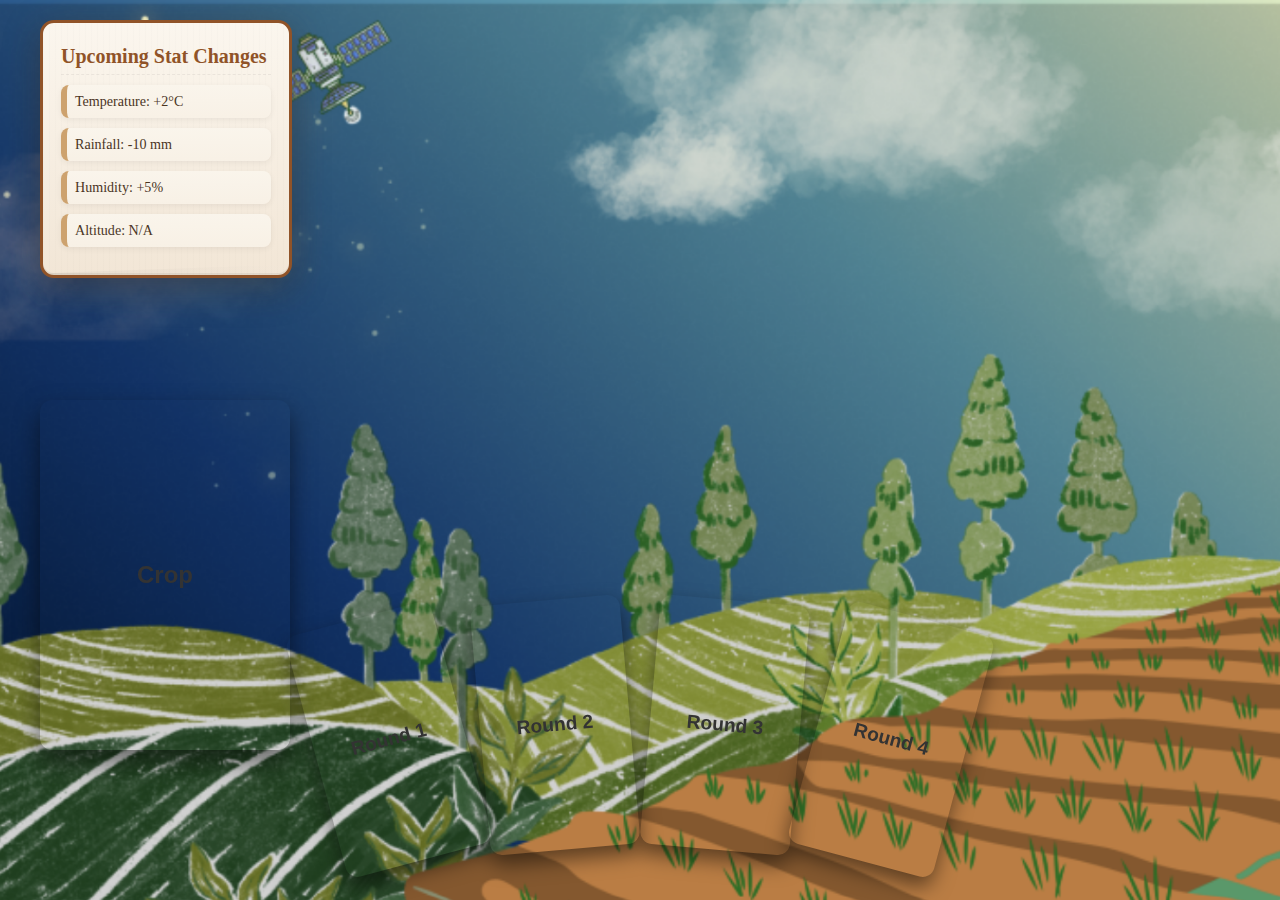
<file: main.html>
<!DOCTYPE html>
<html lang="en">
<head>
<meta charset="UTF-8">
<meta name="viewport" content="width=device-width, initial-scale=1.0">
<title>Card Selection Modal</title>
<link rel="stylesheet" href="css/style_main.css">
</head>
<body>

<!-- Blurred overlay with modal
<div class="overlay" id="cardOverlay">
  <div class="modal">
    <div class="card-choice" onclick="chooseCard(0)">Card 1</div>
    <div class="card-choice" onclick="chooseCard(1)">Card 2</div>
    <div class="card-choice" onclick="chooseCard(2)">Card 3</div>
    <div class="card-choice" onclick="chooseCard(3)">Card 4</div>
  </div>
</div> -->


    <div class="info-panel">
        <strong>Upcoming Stat Changes</strong>
        <p>Temperature: +2°C</p>
        <p>Rainfall: -10 mm</p>
        <p>Humidity: +5%</p>
        <p>Altitude: N/A</p>
    </div>

    <div class="crop-card">Crop</div>
        <div class="card-container">
        <div class="card">Round 1</div>
        <div class="card">Round 2</div>
        <div class="card">Round 3</div>
        <div class="card">Round 4</div>
    </div>

    <script src="classes/Crop.js"></script>
    <script src="data/crops.js"></script>
    <script src="game.js"></script>
</body>
</html>
</file>
<file: css/style_main.css>
body {
  margin: 0;
  height: 100vh;
  font-family: Arial, sans-serif;
  background-image: url('/assets/back.png');
  background-size: cover;
  background-position: center;
  background-repeat: no-repeat;


}





.Scenario {
  position: absolute;
  top: 20px;
  left: 55%;
  transform: translateX(-50%);
  width: 80%;
  max-width: 900px;
  font-family: 'ITC Benguiat', serif;
  font-size: 55px;
  font-weight: 700;
  color: #905328ff;
  text-align: center;
  line-height: 1.5;
  padding: 0;
  background: none;
  border: none;
  box-shadow: none;
  letter-spacing: 1px;
  text-shadow:
    2px 2px 4px rgba(0, 0, 0, 0.35),
    0 0 6px rgba(255, 210, 150, 0.3);
  animation: floatIn 1s ease forwards;
}

/* Keep paragraph styling simple */
.Scenario p {
  margin: 5px 0;
  font-size: 30px;
  color: #7A4F2E;
  text-shadow:
    1px 1px 2px rgba(0, 0, 0, 0.3),
    0 0 4px rgba(255, 200, 150, 0.2);
}









/* Fixed top-left info panel */
/* Rustic info panel (no :root / no variables) */
/* Rustic info panel (badge removed) */
.info-panel {
  position: absolute;
  top: 20px;
  left: 40px;
  width: 210px;
  padding: 14px 18px 18px 18px;
  border-radius: 14px;
  background:
    repeating-linear-gradient(90deg,
      rgba(0, 0, 0, 0.01) 0px, rgba(0, 0, 0, 0.01) 1px,
      rgba(255, 255, 255, 0) 1px, rgba(255, 255, 255, 0) 6px),
    linear-gradient(180deg, #FBF6EE, #F2E6D6);
  border: 3px solid #905328ff;
  /* changed wood / border to farm brown */
  box-shadow:
    0 10px 36px rgba(66, 37, 11, 0.35),
    inset 0 -2px 0 rgba(0, 0, 0, 0.06);
  color: #2b2b2b;
  font-family: "Georgia", "Times New Roman", serif;
  text-align: left;
  transition: transform 0.22s ease, box-shadow 0.22s ease;
  z-index: 1000;
  overflow: hidden;
}

/* Title inside panel */
.info-panel strong {
  display: block;
  font-size: 20px;
  font-family: 'ITC Benguiat', serif;
  margin: 8px 0 8px 0;
  color: #905328ff;
  /* changed to farm brown */
  padding-bottom: 6px;
  border-bottom: 1px dashed rgba(0, 0, 0, 0.06);
}

/* Each stat row */
.info-panel p {
  font-size: 0.88rem;
  margin: 10px 0;
  padding: 8px;
  display: flex;
  justify-content: space-between;
  align-items: center;
  background: linear-gradient(180deg, rgba(250, 245, 236, 0.95), rgba(248, 241, 230, 0.95));
  box-shadow: 0 2px 6px rgba(0, 0, 0, 0.06);
  border-radius: 8px;
  border-left: 6px solid #CDA26E;
  transition: transform 0.16s ease, box-shadow 0.16s ease;
  color: #4a351f;
}

.info-panel p>span {
  display: inline-block;
  min-width: 56px;
  text-align: right;
  font-weight: 700;
  background: linear-gradient(180deg, rgba(106, 138, 51, 0.08), rgba(106, 138, 51, 0.04));
  padding: 4px 8px;
  border-radius: 999px;
  color: #6A8A33;
  border: 1px solid rgba(106, 138, 51, 0.12);
  box-shadow: 0 1px 0 rgba(255, 255, 255, 0.35) inset;
  margin-left: 12px;
}

/* Hover effects */
.info-panel:hover {
  transform: translateY(-3px);
  box-shadow:
    0 18px 50px rgba(66, 37, 11, 0.45),
    inset 0 -2px 0 rgba(0, 0, 0, 0.06);
}

.info-panel p:hover {
  transform: translateX(6px);
  box-shadow: 0 6px 18px rgba(0, 0, 0, 0.10);
}

.info-panel::after {
  content: "";
  position: absolute;
  left: 0;
  right: 0;
  bottom: -6px;
  height: 12px;
  background: linear-gradient(90deg, rgba(0, 0, 0, 0.04), rgba(255, 255, 255, 0.02));
  transform: skewY(-2deg);
  pointer-events: none;
}











.crop-container {
  display: flex;
  flex-direction: column;
  align-items: center;
  gap: 16px;
  /* spacing between title and cards */
}

.crop-title {
  font-size: 30px;
  font-family: 'ITC Benguiat', serif;
  font-weight: 700;
  color: #000000;
  text-align: center;
  margin-bottom: 12px;
  text-shadow: 0 2px 6px rgba(0, 0, 0, 0.6);
}

.modal {
  display: flex;
  gap: 16px;
  justify-content: center;
  flex-wrap: wrap;
  /* allows responsive 4 cards */
}

.card-choice {
  width: 200px;
  height: 250px;
  border-radius: 12px;
  box-shadow: 0 6px 18px rgba(0, 0, 0, 0.5);
  cursor: pointer;
}


/* Fixed crop placeholder card, below info panel */
.crop-card {
  position: fixed;
  bottom: 150px;
  left: 40px;
  width: 250px;
  height: 350px;
  border-radius: 12px;
  box-shadow: 0 12px 24px rgba(0, 0, 0, 0.5);
  display: flex;
  justify-content: center;
  align-items: center;
  color: #333;
  font-weight: bold;
  font-size: 1.5rem;
  transition: transform 0.3s, box-shadow 0.3s;
  cursor: pointer;
}

.crop-card:hover {
  transform: translateY(-20px) scale(1.05);
  box-shadow: 0 24px 48px rgba(0, 0, 0, 0.7);
}

/* Fixed bottom-center fanned cardards container */
.card-container {
  position: fixed;
  bottom: 50px;
  left: 50%;
  transform: translateX(-50%);
  display: flex;
  gap: 20px;
  align-items: flex-end;
}

/* Fanned cardards (smaller) */
.card {
  width: 150px;
  height: 250px;
  border-radius: 12px;
  box-shadow: 0 10px 20px rgba(0, 0, 0, 0.5);
  display: flex;
  justify-content: center;
  align-items: center;
  color: #333;
  font-weight: bold;
  font-size: 1.2rem;
  transition: transform 0.3s, box-shadow 0.3s;
  cursor: pointer;
}

/* Z-axis tilt for fanned look */
.card:nth-child(1) {
  transform: rotateZ(-15deg) translateY(15px);
}

.card:nth-child(2) {
  transform: rotateZ(-5deg);
}

.card:nth-child(3) {
  transform: rotateZ(5deg);
}

.card:nth-child(4) {
  transform: rotateZ(15deg) translateY(15px);
}

.card:hover {
  transform: translateY(-30px) scale(1.1) rotateZ(0deg);
  box-shadow: 0 20px 40px rgba(0, 0, 0, 0.7);
}

.selected {
  transform: translateY(-30px) scale(1.1) rotateZ(0deg);
  box-shadow: 0 20px 40px red;
}

.overlay {
  position: fixed;
  top: 0;
  left: 0;
  width: 100%;
  height: 100%;
  backdrop-filter: blur(8px);
  background: rgba(0, 0, 0, 0.5);
  display: flex;
  justify-content: center;
  align-items: center;
  z-index: 999;
}

/* Modal window */
.modal {
  background: #222;
  padding: 30px;
  border-radius: 16px;
  display: flex;
  gap: 20px;
  box-shadow: 0 10px 30px rgba(0, 0, 0, 0.7);
}

/* Card buttons */
.modal .card-choice {
  width: 150px;
  height: 225px;
  background: #fff;
  border-radius: 12px;
  box-shadow: 0 8px 20px rgba(0, 0, 0, 0.5);
  display: flex;
  justify-content: center;
  align-items: center;
  font-weight: bold;
  font-size: 1.2rem;
  color: #333;
  cursor: pointer;
  transition: transform 0.3s, box-shadow 0.3s;
}

.modal .card-choice:hover {
  transform: translateY(-10px) scale(1.05);
  box-shadow: 0 16px 32px rgba(0, 0, 0, 0.7);
}

.next-round-btn {
  position: fixed;
  bottom: 30px;
  right: 30px;
  background: #2b8a3e;
  color: white;
  font-weight: bold;
  font-size: 1.1rem;
  border: none;
  border-radius: 12px;
  padding: 14px 24px;
  cursor: pointer;
  box-shadow: 0 8px 20px rgba(0, 0, 0, 0.4);
  transition: background 0.3s, transform 0.2s, box-shadow 0.3s;
}

.next-round-btn:hover {
  background: #37b24d;
  transform: translateY(-4px);
  box-shadow: 0 12px 24px rgba(0, 0, 0, 0.6);
}

/* Vertical progress bar container (right side, centered vertically) */
#growthProgressContainer {
    position: fixed;
    top: 50%; /* center vertically */
    right: 20px; /* spacing from right */
    transform: translateY(-50%); /* vertical centering */
    width: 50px; /* thicker bar */
    height: 400px; /* taller bar */
    background-color: #ddd; /* background of bar */
    border-radius: 16px;
    box-shadow: 0 4px 12px rgba(0,0,0,0.3);
    overflow: hidden;
    z-index: 1000;
    display: flex;
    flex-direction: column-reverse; /* fill from bottom to top */
}

/* Inner filling bar */
#growthProgressBar {
    width: 100%;
    height: 0%; /* initial fill */
    background-color: #28a745; /* green fill */
    transition: height 0.5s ease;
    border-radius: 16px 16px 0 0;
}
</file>
